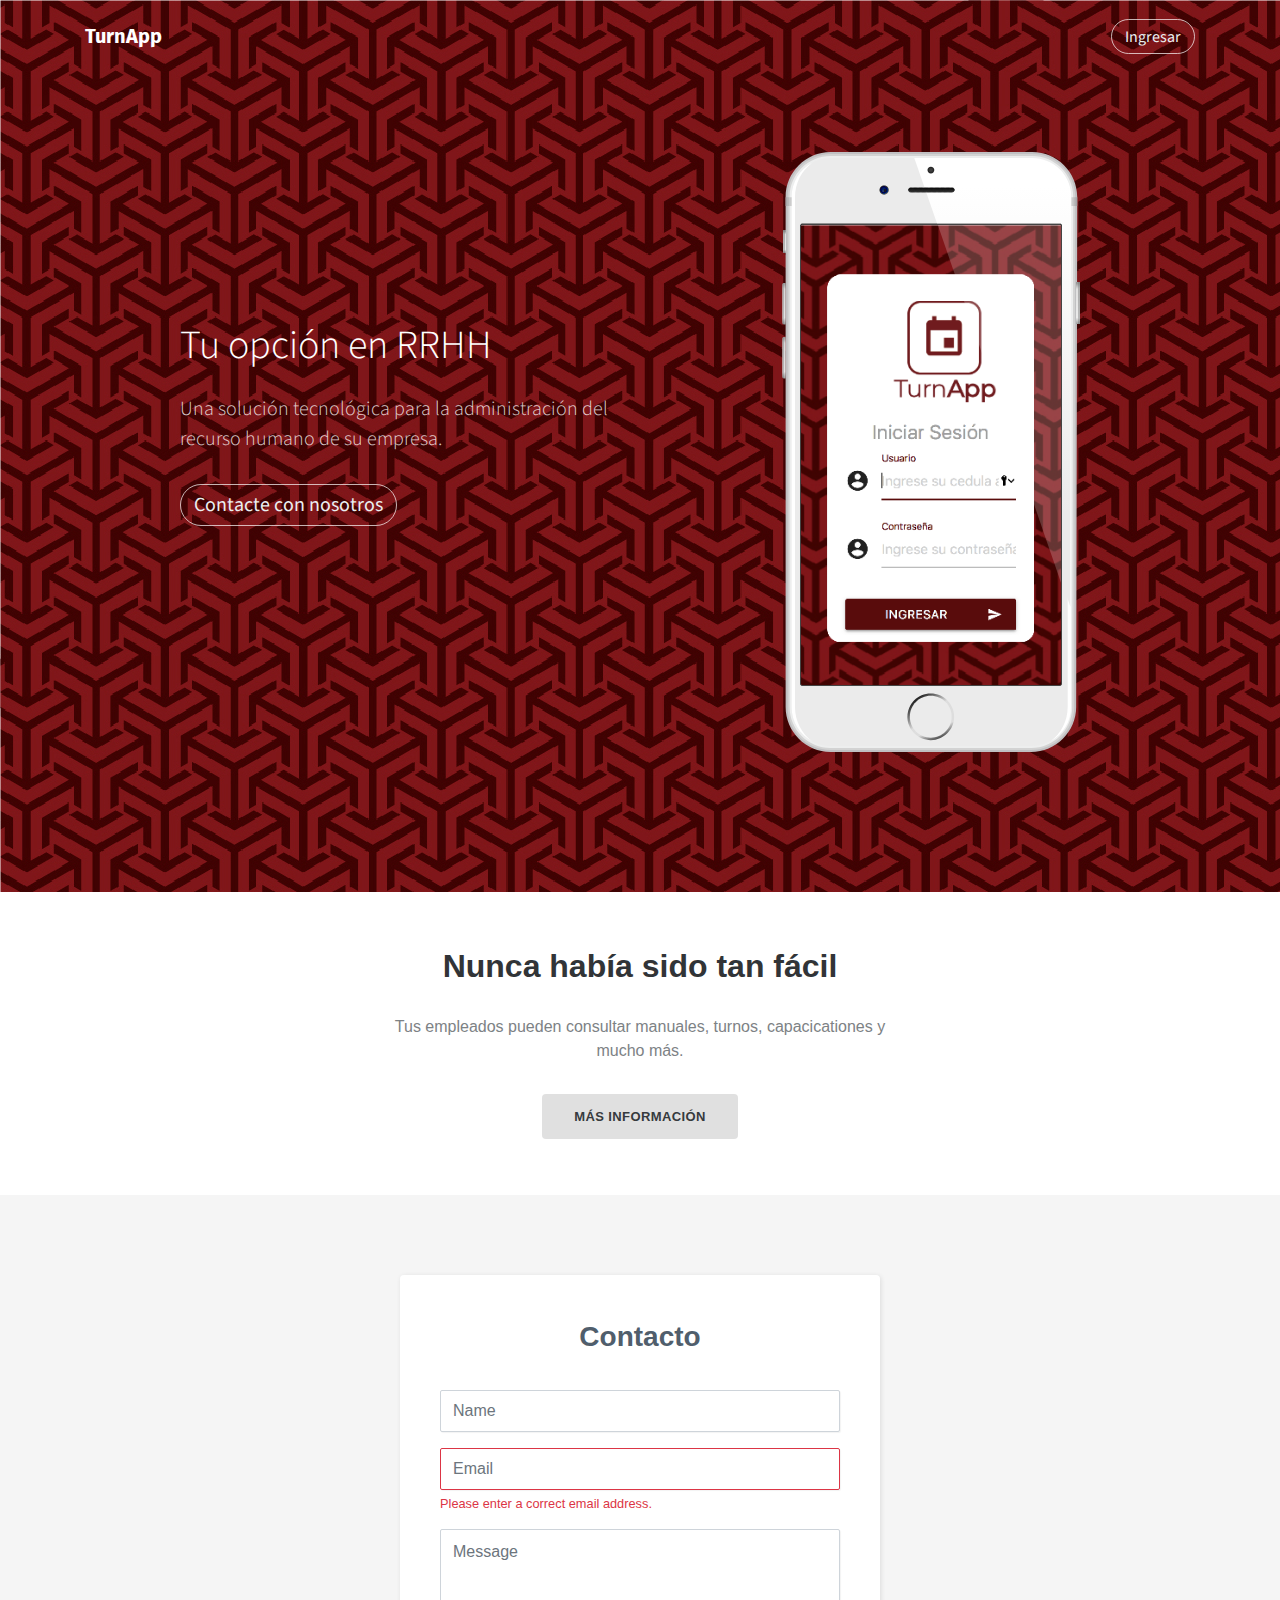
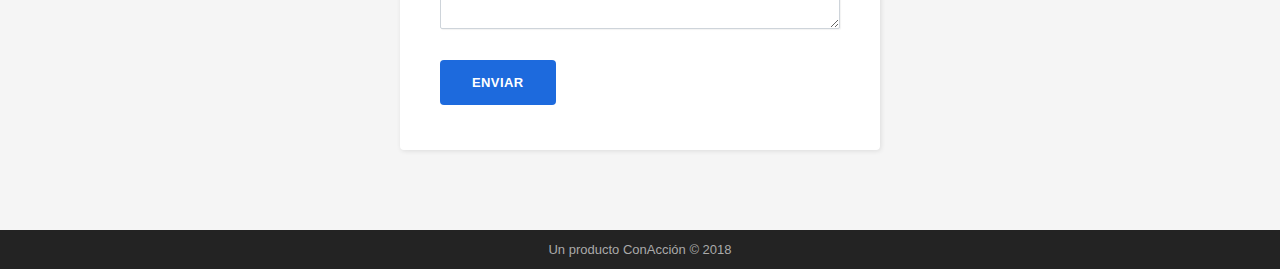
<file: index.html>
<!DOCTYPE html>
<html>

<head>
    <meta charset="utf-8">
    <meta name="viewport" content="width=device-width, initial-scale=1.0">
    <title>turnapp</title>
    <link rel="stylesheet" href="https://cdnjs.cloudflare.com/ajax/libs/twitter-bootstrap/4.0.0/css/bootstrap.min.css">
    <link rel="stylesheet" href="https://fonts.googleapis.com/css?family=Fira+Sans">
    <link rel="stylesheet" href="https://fonts.googleapis.com/css?family=Source+Sans+Pro:300,400,700">
    <link rel="stylesheet" href="assets/css/styles.min.css">
</head>

<body>
    <div>
        <div class="header-blue" style="background-color:rgb(113,9,34);background-image:url(&quot;assets/img/bg.jpg&quot;);">
            <nav class="navbar navbar-dark navbar-expand-md navigation-clean-search">
                <div class="container"><a class="navbar-brand" href="#" style="font-family:'Fira Sans', sans-serif;">TurnApp</a><button class="navbar-toggler" data-toggle="collapse" data-target="#navcol-1"><span class="sr-only">Toggle navigation</span><span class="navbar-toggler-icon"></span></button>
                    <div
                        class="collapse navbar-collapse" id="navcol-1">
                        <ul class="nav navbar-nav"></ul>
                        <form class="form-inline mr-auto" target="_self">
                            <div class="form-group"><label for="search-field"></label></div>
                        </form><span class="navbar-text"> </span><a class="btn btn-light action-button" role="button" href="vista/">Ingresar</a></div>
        </div>
        </nav>
        <div class="container hero">
            <div class="row">
                <div class="col-12 col-lg-6 col-xl-5 offset-xl-1">
                    <h1>Tu opción en RRHH</h1>
                    <p>Una solución tecnológica para la administración del recurso humano de su empresa.</p><button class="btn btn-light btn-lg action-button" type="button">Contacte con nosotros</button></div>
                <div class="col-md-5 col-lg-5 offset-lg-1 offset-xl-0 d-none d-lg-block phone-holder">
                    <div class="iphone-mockup"><img src="assets/img/iphone.svg" class="device">
                        <div class="screen" style="background-image:url(&quot;assets/img/Captura de pantalla 2018-05-16 a las 2.47.37 p.m..png&quot;);"></div>
                    </div>
                </div>
            </div>
        </div>
    </div>
    </div>
    <div class="highlight-clean">
        <div class="container">
            <div class="intro">
                <h2 class="text-center">Nunca había sido tan fácil</h2>
                <p class="text-center">Tus empleados pueden consultar manuales, turnos, capacicationes y mucho más.</p>
            </div>
            <div class="buttons"><button class="btn btn-light" type="button">Más información</button></div>
        </div>
    </div>
    <div class="contact-clean" style="background-color:rgb(245,245,245);">
        <form method="post">
            <h2 class="text-center">Contacto</h2>
            <div class="form-group"><input class="form-control" type="text" name="name" placeholder="Name"></div>
            <div class="form-group"><input class="form-control is-invalid" type="email" name="email" placeholder="Email"><small class="form-text text-danger">Please enter a correct email address.</small></div>
            <div class="form-group"><textarea class="form-control" rows="14" name="message" placeholder="Message"></textarea></div>
            <div class="form-group"><button class="btn btn-primary" type="submit" style="background-color:#590c0c;">Enviar</button></div>
        </form>
    </div>
    <div class="footer-basic" style="padding-top:10px;padding-bottom:10px;background-color:rgb(35,35,35);">
        <footer>
            <p class="copyright" style="margin-top:0px;">Un producto ConAcción © 2018</p>
        </footer>
    </div>
    <div class="brands"></div>
    <script src="https://cdnjs.cloudflare.com/ajax/libs/jquery/3.2.1/jquery.min.js"></script>
    <script src="https://cdnjs.cloudflare.com/ajax/libs/twitter-bootstrap/4.0.0/js/bootstrap.bundle.min.js"></script>
</body>

</html>
</file>
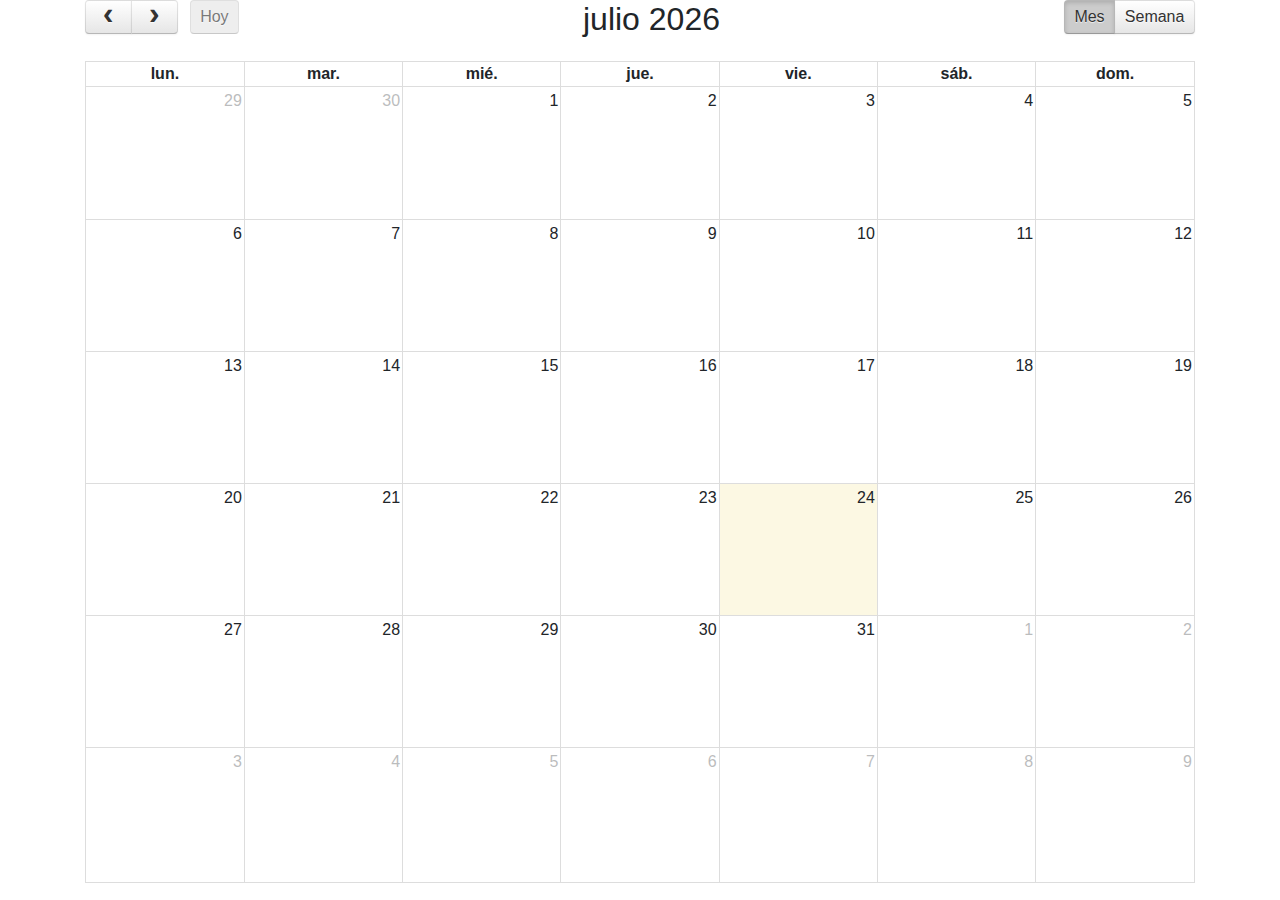
<file: calendario/index.html>
<!doctype html>
<html>
	<head>
		<meta charset="utf-8">
		<meta name="viewport" content="width=device-width, initial-scale=1.0">
		<meta http-equiv="X-UA-Compatible" content="ie=edge">
		<link rel="stylesheet" href="https://stackpath.bootstrapcdn.com/bootstrap/4.1.1/css/bootstrap.min.css">
		<link rel="stylesheet" href="css/fullcalendar.min.css">
	</head>
	<body>
		<div class="container">
			<div id="programador">
			
		</div>
		</div>
		<script src='js/moment.min.js'></script>
<script src='js/jquery.min.js'></script>
<script src='js/fullcalendar.min.js'></script>
<script src="js/es.js"></script>

<script src="https://cdnjs.cloudflare.com/ajax/libs/popper.js/1.14.3/umd/popper.min.js"></script>
<script src="https://stackpath.bootstrapcdn.com/bootstrap/4.1.1/js/bootstrap.min.js"></script>
<script>
    $(document).ready(function() {
        $('#programador').fullCalendar({
           header:{
           	left: 'prev,next, today,',
           	center: 'title',
           	right: 'month,basicWeek',
           },
           dayClick:function(date,jsEvent,view){
           		alert("Valor seleccionado:"+date.format());
           		$("#exampleModal").modal();
           },
           events: [
           {
           	title: 'Granos de esperanza de Baranoa',
           	descripcion: 'Ramona Virginia - Islenis Rodriguez - Marlis Albor - Letis Rojas - Alberto Ochoa',
           	start: '2018-06-04',
           },
           {
           	title: 'Renacer de Baranoa',
           	descripcion: 'Edelfina Gomez - Luis Leguia - Eliecer Acuña - Keyguar Ortega - Erika Julio',
           	start: '2018-06-04',
           },
           {
           	title: 'Granos de prosperidad',
           	start: '2018-06-05',
           },
             {
           	title: 'La buena fe de Baranoa',
           	start: '2018-06-05',
           },
             {
           	title: 'Asociación la esperanza',
           	start: '2018-06-05',
           },
           {
           	title: 'El triunfo',
           	start: '2018-06-06',
           },
             {
           	title: 'Granos de mostaza',
           	start: '2018-06-06',
           },
             {
           	title: 'Sabanalarga productiva',
           	start: '2018-06-06',
           },
           {
           	title: 'Granos luminosos',
           	start: '2018-06-07',
           },
             {
           	title: 'Abriendo caminos y firmando huellas',
           	start: '2018-06-07',
           },
             {
           	title: 'Las emprendedoras de Baranoa',
           	start: '2018-06-07',
           },
           {
           	title: 'La gran semilla',
           	start: '2018-06-08',
           },
             {
           	title: 'Renacer para un futuro',
           	start: '2018-06-08',
           },
             {
           	title: 'Asociación esperanza viva',
           	start: '2018-06-08',
           },
           
           {
           	title: 'Granos de esperanza de Baranoa',
           	descripcion: 'Ramona Virginia - Islenis Rodriguez - Marlis Albor - Letis Rojas - Alberto Ochoa',
           	start: '2018-06-11',
           },
           {
           	title: 'Renacer de Baranoa',
           	start: '2018-06-11',
           },
           {
           	title: 'Granos de prosperidad',
           	start: '2018-06-12',
           },
             {
           	title: 'La buena fe de Baranoa',
           	start: '2018-06-12',
           },
             {
           	title: 'Asociación la esperanza',
           	start: '2018-06-12',
           },
           {
           	title: 'El triunfo',
           	start: '2018-06-13',
           },
             {
           	title: 'Granos de mostaza',
           	start: '2018-06-13',
           },
             {
           	title: 'Sabanalarga productiva',
           	start: '2018-06-13',
           },
           {
           	title: 'Granos luminosos',
           	start: '2018-06-14',
           },
             {
           	title: 'Abriendo caminos y firmando huellas',
           	start: '2018-06-14',
           },
             {
           	title: 'Las emprendedoras de Baranoa',
           	start: '2018-06-14',
           },
           {
           	title: 'La gran semilla',
           	start: '2018-06-15',
           },
             {
           	title: 'Renacer para un futuro',
           	start: '2018-06-15',
           },
             {
           	title: 'Asociación esperanza viva',
           	start: '2018-06-15',
           },


           {
           	title: 'Granos de esperanza de Baranoa',
           	descripcion: 'Ramona Virginia - Islenis Rodriguez - Marlis Albor - Letis Rojas - Alberto Ochoa',
           	start: '2018-06-18',
           },
           {
           	title: 'Renacer de Baranoa',
           	start: '2018-06-18',
           },
           {
           	title: 'Granos de prosperidad',
           	start: '2018-06-19',
           },
             {
           	title: 'La buena fe de Baranoa',
           	start: '2018-06-19',
           },
             {
           	title: 'Asociación la esperanza',
           	start: '2018-06-19',
           },
           {
           	title: 'El triunfo',
           	start: '2018-06-20',
           },
             {
           	title: 'Granos de mostaza',
           	start: '2018-06-20',
           },
             {
           	title: 'Sabanalarga productiva',
           	start: '2018-06-20',
           },
           {
           	title: 'Granos luminosos',
           	start: '2018-06-21',
           },
             {
           	title: 'Abriendo caminos y firmando huellas',
           	start: '2018-06-21',
           },
             {
           	title: 'Las emprendedoras de Baranoa',
           	start: '2018-06-21',
           },
           {
           	title: 'La gran semilla',
           	start: '2018-06-22',
           },
             {
           	title: 'Renacer para un futuro',
           	start: '2018-06-22',
           },
             {
           	title: 'Asociación esperanza viva',
           	start: '2018-06-22',
           },


           {
           	title: 'Granos de esperanza de Baranoa',
           	descripcion: 'Ramona Virginia - Islenis Rodriguez - Marlis Albor - Letis Rojas - Alberto Ochoa',
           	start: '2018-06-25',
           },
           {
           	title: 'Renacer de Baranoa',
           	start: '2018-06-25',
           },
           {
           	title: 'Granos de prosperidad',
           	start: '2018-06-26',
           },
             {
           	title: 'La buena fe de Baranoa',
           	start: '2018-06-26',
           },
             {
           	title: 'Asociación la esperanza',
           	start: '2018-06-26',
           },
           {
           	title: 'El triunfo',
           	start: '2018-06-27',
           },
             {
           	title: 'Granos de mostaza',
           	start: '2018-06-27',
           },
             {
           	title: 'Sabanalarga productiva',
           	start: '2018-06-27',
           },
           {
           	title: 'Granos luminosos',
           	start: '2018-06-28',
           },
             {
           	title: 'Abriendo caminos y firmando huellas',
           	start: '2018-06-28',
           },
             {
           	title: 'Las emprendedoras de Baranoa',
           	start: '2018-06-28',
           },
           {
           	title: 'La gran semilla',
           	start: '2018-06-29',
           },
             {
           	title: 'Renacer para un futuro',
           	start: '2018-06-29',
           },
             {
           	title: 'Asociación esperanza viva',
           	start: '2018-06-29',
           },


           {
           	title: 'Granos de esperanza de Baranoa',
           	descripcion: 'Ramona Virginia - Islenis Rodriguez - Marlis Albor - Letis Rojas - Alberto Ochoa',
           	start: '2018-07-02',
           },
           {
           	title: 'Renacer de Baranoa',
           	start: '2018-07-02',
           },
           {
           	title: 'Granos de prosperidad',
           	start: '2018-07-03',
           },
             {
           	title: 'La buena fe de Baranoa',
           	start: '2018-07-03',
           },
             {
           	title: 'Asociación la esperanza',
           	start: '2018-07-03',
           },
           {
           	title: 'El triunfo',
           	start: '2018-07-04',
           },
             {
           	title: 'Granos de mostaza',
           	start: '2018-07-04',
           },
             {
           	title: 'Sabanalarga productiva',
           	start: '2018-07-04',
           },
           {
           	title: 'Granos luminosos',
           	start: '2018-07-05',
           },
             {
           	title: 'Abriendo caminos y firmando huellas',
           	start: '2018-07-05',
           },
             {
           	title: 'Las emprendedoras de Baranoa',
           	start: '2018-07-05',
           },
           {
           	title: 'La gran semilla',
           	start: '2018-07-06',
           },
             {
           	title: 'Renacer para un futuro',
           	start: '2018-07-06',
           },
             {
           	title: 'Asociación esperanza viva',
           	start: '2018-07-06',
           },


            {
           	title: 'Granos de esperanza de Baranoa',
           	descripcion: 'Ramona Virginia - Islenis Rodriguez - Marlis Albor - Letis Rojas - Alberto Ochoa',
           	start: '2018-07-09',
           },
           {
           	title: 'Renacer de Baranoa',
           	start: '2018-07-09',
           },
           {
           	title: 'Granos de prosperidad',
           	start: '2018-07-10',
           },
             {
           	title: 'La buena fe de Baranoa',
           	start: '2018-07-10',
           },
             {
           	title: 'Asociación la esperanza',
           	start: '2018-07-10',
           },
           {
           	title: 'El triunfo',
           	start: '2018-07-11',
           },
             {
           	title: 'Granos de mostaza',
           	start: '2018-07-11',
           },
             {
           	title: 'Sabanalarga productiva',
           	start: '2018-07-11',
           },
           {
           	title: 'Granos luminosos',
           	start: '2018-07-12',
           },
             {
           	title: 'Abriendo caminos y firmando huellas',
           	start: '2018-07-12',
           },
             {
           	title: 'Las emprendedoras de Baranoa',
           	start: '2018-07-12',
           },
           {
           	title: 'La gran semilla',
           	start: '2018-07-13',
           },
             {
           	title: 'Renacer para un futuro',
           	start: '2018-07-13',
           },
             {
           	title: 'Asociación esperanza viva',
           	start: '2018-07-13',
           },


           	 {
           	title: 'Granos de esperanza de Baranoa',
           	descripcion: 'Ramona Virginia - Islenis Rodriguez - Marlis Albor - Letis Rojas - Alberto Ochoa',
           	start: '2018-07-16',
           },
           {
           	title: 'Renacer de Baranoa',
           	start: '2018-07-16',
           },
           {
           	title: 'Granos de prosperidad',
           	start: '2018-07-17',
           },
             {
           	title: 'La buena fe de Baranoa',
           	start: '2018-07-17',
           },
             {
           	title: 'Asociación la esperanza',
           	start: '2018-07-17',
           },
           {
           	title: 'El triunfo',
           	start: '2018-07-18',
           },
             {
           	title: 'Granos de mostaza',
           	start: '2018-07-18',
           },
             {
           	title: 'Sabanalarga productiva',
           	start: '2018-07-18',
           },
           {
           	title: 'Granos luminosos',
           	start: '2018-07-19',
           },
             {
           	title: 'Abriendo caminos y firmando huellas',
           	start: '2018-07-19',
           },
             {
           	title: 'Las emprendedoras de Baranoa',
           	start: '2018-07-19',
           },
           {
           	title: 'La gran semilla',
           	start: '2018-07-20',
           },
             {
           	title: 'Renacer para un futuro',
           	start: '2018-07-20',
           },
             {
           	title: 'Asociación esperanza viva',
           	start: '2018-07-20',
           },


            {
           	title: 'Granos de esperanza de Baranoa',
           	descripcion: 'Ramona Virginia - Islenis Rodriguez - Marlis Albor - Letis Rojas - Alberto Ochoa',
           	start: '2018-07-23',
           },
           {
           	title: 'Renacer de Baranoa',
           	start: '2018-07-23',
           },
           {
           	title: 'Granos de prosperidad',
           	start: '2018-07-24',
           },
             {
           	title: 'La buena fe de Baranoa',
           	start: '2018-07-24',
           },
             {
           	title: 'Asociación la esperanza',
           	start: '2018-07-24',
           },
           {
           	title: 'El triunfo',
           	start: '2018-07-25',
           },
             {
           	title: 'Granos de mostaza',
           	start: '2018-07-25',
           },
             {
           	title: 'Sabanalarga productiva',
           	start: '2018-07-25',
           },
           {
           	title: 'Granos luminosos',
           	start: '2018-07-26',
           },
             {
           	title: 'Abriendo caminos y firmando huellas',
           	start: '2018-07-26',
           },
             {
           	title: 'Las emprendedoras de Baranoa',
           	start: '2018-07-26',
           },
           {
           	title: 'La gran semilla',
           	start: '2018-07-27',
           },
             {
           	title: 'Renacer para un futuro',
           	start: '2018-07-27',
           },
             {
           	title: 'Asociación esperanza viva',
           	start: '2018-07-27',
           },
           

            {
           	title: 'Granos de esperanza de Baranoa',
           	descripcion: 'Ramona Virginia - Islenis Rodriguez - Marlis Albor - Letis Rojas - Alberto Ochoa',
           	start: '2018-07-30',
           },
           {
           	title: 'Renacer de Baranoa',
           	start: '2018-07-30',
           },
           {
           	title: 'Granos de prosperidad',
           	start: '2018-07-31',
           },
             {
           	title: 'La buena fe de Baranoa',
           	start: '2018-07-31',
           },
             {
           	title: 'Asociación la esperanza',
           	start: '2018-07-31',
           },
           {
           	title: 'El triunfo',
           	start: '2018-08-01',
           },
             {
           	title: 'Granos de mostaza',
           	start: '2018-08-01',
           },
             {
           	title: 'Sabanalarga productiva',
           	start: '2018-08-01',
           },
           {
           	title: 'Granos luminosos',
           	start: '2018-08-02',
           },
             {
           	title: 'Abriendo caminos y firmando huellas',
           	start: '2018-08-02',
           },
             {
           	title: 'Las emprendedoras de Baranoa',
           	start: '2018-08-02',
           },
           {
           	title: 'La gran semilla',
           	start: '2018-08-03',
           },
             {
           	title: 'Renacer para un futuro',
           	start: '2018-08-03',
           },
             {
           	title: 'Asociación esperanza viva',
           	start: '2018-08-03',
           },

           ],
           eventClick:function(calEvent,jsEvent){
			$('#tituloEvento').html(calEvent.title);
			$('#descripcionEvento').html(calEvent.descripcion);

			$("#exampleModal").modal();
		},
        });
	
		
    });
</script>

<div class="modal fade" id="exampleModal" tabindex="-1" role="dialog" aria-labelledby="exampleModalLabel" aria-hidden="true">
  <div class="modal-dialog" role="document">
    <div class="modal-content">
      <div class="modal-header">
        <h5 class="modal-title" id="tituloEvento"></h5>
        <button type="button" class="close" data-dismiss="modal" aria-label="Close">
          <span aria-hidden="true">&times;</span>
        </button>
      </div>
      <div class="modal-body">
        <div id="descripcionEvento"></div>
      </div>
      <div class="modal-footer">
      	
        <button type="button" class="btn btn-default" data-dismiss="modal">Cerrar</button>
        
      </div>
    </div>
  </div>
</div>
	</body>
</html>
</file>
<file: assets/css/styles.min.css>
.contact-clean form .btn,.highlight-clean .buttons .btn{text-shadow:none;text-transform:uppercase;letter-spacing:.4px}.brands{color:#313437;background-color:#fff}.brands a{display:block;text-align:center;padding:40px 0}@media (max-width:767px){.brands a{padding:30px 0}}.brands a img{display:inline-block;margin:10px 20px;vertical-align:middle}.contact-clean{background:#f1f7fc;padding:80px 0}@media (max-width:767px){.contact-clean{padding:20px 0}}.contact-clean form{max-width:480px;width:90%;margin:0 auto;background-color:#fff;padding:40px;border-radius:4px;color:#505e6c;box-shadow:1px 1px 5px rgba(0,0,0,.1)}@media (max-width:767px){.contact-clean form{padding:30px}}.contact-clean h2{margin-top:5px;font-weight:700;font-size:28px;margin-bottom:36px;color:inherit}.contact-clean .form-group:last-child{margin-bottom:5px}.contact-clean form .form-control{background:#fff;border-radius:2px;box-shadow:1px 1px 1px rgba(0,0,0,.05);outline:0;color:inherit;padding-left:12px;height:42px}.header-blue .navbar,.header-blue .navbar .navbar-nav a.active,.header-blue .navbar .navbar-nav>.show .dropdown-item{box-shadow:none;background:0 0}.contact-clean form .form-control:focus{border:1px solid #b2b2b2}.contact-clean form textarea.form-control{min-height:100px;max-height:260px;padding-top:10px;resize:vertical}.contact-clean form .btn{padding:16px 32px;border:none;background:0 0;box-shadow:none;opacity:.9;font-weight:700;font-size:13px;line-height:1;outline:0!important}.contact-clean form .btn:hover{opacity:1}.contact-clean form .btn:active{transform:translateY(1px)}.contact-clean form .btn-primary{background-color:#055ada!important;margin-top:15px;color:#fff}.footer-basic{padding:40px 0;background-color:#fff;color:#4b4c4d}.footer-basic ul{padding:0;list-style:none;text-align:center;font-size:18px;line-height:1.6;margin-bottom:0}.footer-basic li{padding:0 10px}.footer-basic ul a{color:inherit;text-decoration:none;opacity:.8}.footer-basic ul a:hover{opacity:1}.footer-basic .social{text-align:center;padding-bottom:25px}.footer-basic .social>a{font-size:24px;width:40px;height:40px;line-height:40px;display:inline-block;text-align:center;border-radius:50%;border:1px solid #ccc;margin:0 8px;color:inherit;opacity:.75}.footer-basic .social>a:hover{opacity:.9}.footer-basic .copyright{margin-top:15px;text-align:center;font-size:13px;color:#aaa;margin-bottom:0}.header-blue{background:linear-gradient(135deg,#172a74,#21a9af);background-color:#184e8e;padding-bottom:80px;font-family:'Source Sans Pro',sans-serif}@media (min-width:768px){.header-blue{padding-bottom:120px}}.header-blue .navbar{padding-top:.75rem;padding-bottom:.75rem;color:#fff;border-radius:0;border:none}.header-blue .navbar .navbar-brand{font-weight:700;color:inherit}.header-blue .navbar .navbar-brand:hover{color:#f0f0f0}.header-blue .navbar .navbar-collapse{border-top:1px solid rgba(255,255,255,.3);margin-top:.5rem}@media (min-width:768px){.header-blue .navbar{padding-top:1rem;padding-bottom:1rem}.header-blue .navbar .navbar-collapse{border-color:transparent;margin:0}.header-blue .navbar-nav .nav-link{padding-left:.7rem;padding-right:.7rem}}.header-blue .navbar .navbar-collapse span .login{color:#d9d9d9;margin-right:.5rem;text-decoration:none}.header-blue .navbar .navbar-collapse span .login:hover{color:#fff}.header-blue .navbar .navbar-toggler{border-color:rgba(255,255,255,.3)}.header-blue .navbar .navbar-toggler:hover,.header-blue .navbar-toggler:focus{background:0 0}@media (min-width:992px){.header-blue .navbar-nav .nav-link{padding-left:1.2rem;padding-right:1.2rem}}.header-blue .navbar .navbar-nav>li>.dropdown-menu{margin-top:-5px;box-shadow:0 4px 8px rgba(0,0,0,.1);background-color:#fff;border-radius:2px}.header-blue .navbar .dropdown-menu .dropdown-item,.header-blue .navbar .dropdown-menu .dropdown-item:focus{line-height:2;color:#37434d}.header-blue .navbar .dropdown-menu .dropdown-item:focus,.header-blue .navbar .dropdown-menu .dropdown-item:hover{background:#ebeff1}.header-blue .action-button,.header-blue .action-button:not(.disabled):active{border:1px solid rgba(255,255,255,.7);border-radius:40px;color:#ebeff1;box-shadow:none;text-shadow:none;padding:.3rem .8rem;background:0 0;transition:background-color .25s;outline:0}.header-blue .action-button:hover{color:#fff}.header-blue .navbar .form-inline label{color:#d9d9d9}.header-blue .navbar .form-inline .search-field{display:inline-block;width:80%;background:0 0;border:none;border-bottom:1px solid transparent;border-radius:0;box-shadow:none;color:inherit;transition:border-bottom-color .3s}.header-blue .navbar .form-inline .search-field:focus{border-bottom:1px solid #ccc}.header-blue .hero{margin-top:20px;text-align:center}@media (min-width:768px){.header-blue .hero{margin-top:60px;text-align:left}}.header-blue .hero h1{color:#fff;font-size:40px;margin-top:0;margin-bottom:15px;font-weight:300;line-height:1.4}@media (min-width:992px){.header-blue .hero h1{margin-top:190px;margin-bottom:24px;line-height:1.2}}.header-blue .hero p{color:rgba(255,255,255,.8);font-size:20px;margin-bottom:30px;font-weight:300}.header-blue .phone-holder{text-align:right}.header-blue div.iphone-mockup{position:relative;max-width:300px;margin:20px;display:inline-block}.header-blue .iphone-mockup img.device{width:100%;height:auto}.header-blue .iphone-mockup .screen{position:absolute;width:88%;height:77%;top:12%;border-radius:2px;left:6%;border:1px solid #444;overflow:hidden;background:url(../../assets/img/screen-content-iphone-6.jpg) center;background-size:cover}.header-blue .iphone-mockup .screen:before{content:'';background-color:#fff;position:absolute;width:70%;height:140%;top:-12%;right:-60%;transform:rotate(-19deg);opacity:.2}.highlight-clean{color:#313437;background-color:#fff;padding:50px 0}.highlight-clean p{color:#7d8285}.highlight-clean h2{font-weight:700;margin-bottom:25px;line-height:1.5;padding-top:0;margin-top:0;color:inherit}.highlight-clean .intro{font-size:16px;max-width:500px;margin:0 auto 25px}.highlight-clean .buttons{text-align:center}.highlight-clean .buttons .btn{padding:16px 32px;margin:6px;border:none;background:#ddd;box-shadow:none;opacity:.9;font-weight:700;font-size:13px;line-height:1;outline:0}.highlight-clean .buttons .btn:hover{opacity:1}.highlight-clean .buttons .btn:active{transform:translateY(1px)}.highlight-clean .buttons .btn-primary{background-color:#055ada;color:#fff}
</file>
